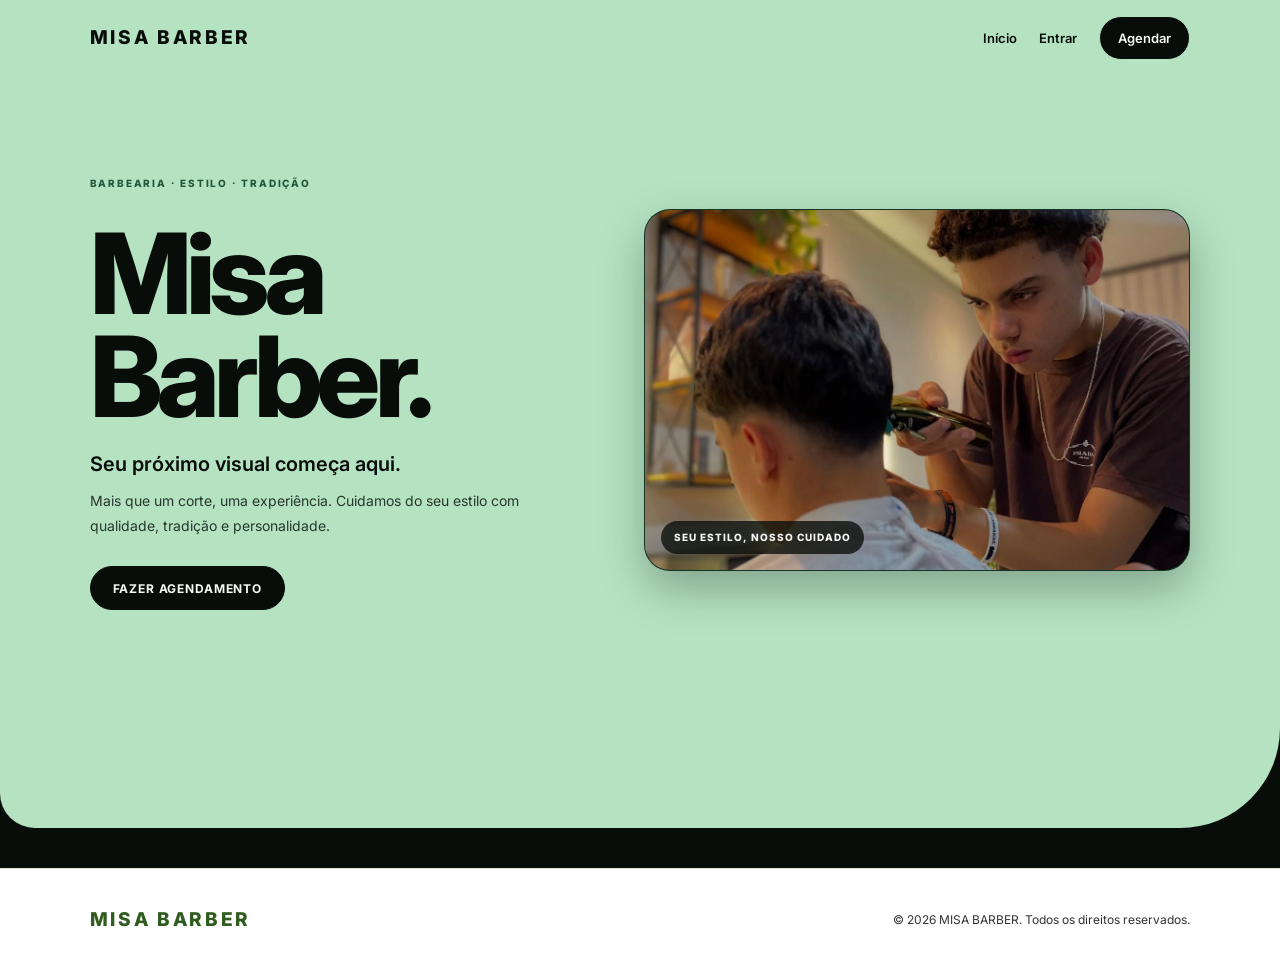
<file: index.html>
<!DOCTYPE html>
<html lang="pt-BR">
<head>
<meta charset="UTF-8">
<meta name="viewport" content="width=device-width, initial-scale=1.0">
<title>MISA BARBER</title>
<link rel="preconnect" href="https://fonts.googleapis.com">
<link href="https://fonts.googleapis.com/css2?family=Inter:wght@400;500;700;800&display=swap" rel="stylesheet">
<link rel="stylesheet" href="style.css?v=revisao-geral-1">
</head>
<body>

<header class="topo">
  <a class="logo" href="index.html">MISA BARBER</a>
  <nav>
    <a href="#inicio">Início</a>
    <a href="login.html">Entrar</a>
    <a class="nav-cta" href="login.html">Agendar</a>
  </nav>
</header>

<main>
  <section class="hero" id="inicio">
    <div class="hero-grid">
      <div class="entra">
        <span class="rotulo">Barbearia · Estilo · Tradição</span>
        <h1>Misa<br>Barber.</h1>
        <h2>Seu próximo visual começa aqui.</h2>
        <p class="lead">Mais que um corte, uma experiência. Cuidamos do seu estilo com qualidade, tradição e personalidade.</p>
        <div class="botoes">
          <a class="btn escuro" href="login.html">FAZER AGENDAMENTO</a>
        </div>
      </div>

      
      <div class="hero-foto">
        <img src="imagens/foto-barbearia.jpg" alt="Imagem da MISA BARBER">
        <span>SEU ESTILO, NOSSO CUIDADO</span>
      </div>
    </div>
  </section>
</main>
<footer><a class="logo" href="index.html">MISA BARBER</a><small>© 2026 MISA BARBER. Todos os direitos reservados.</small></footer>


<script type="module" src="script.js?v=menu-restrito-2"></script>
</body>
</html>
</file>
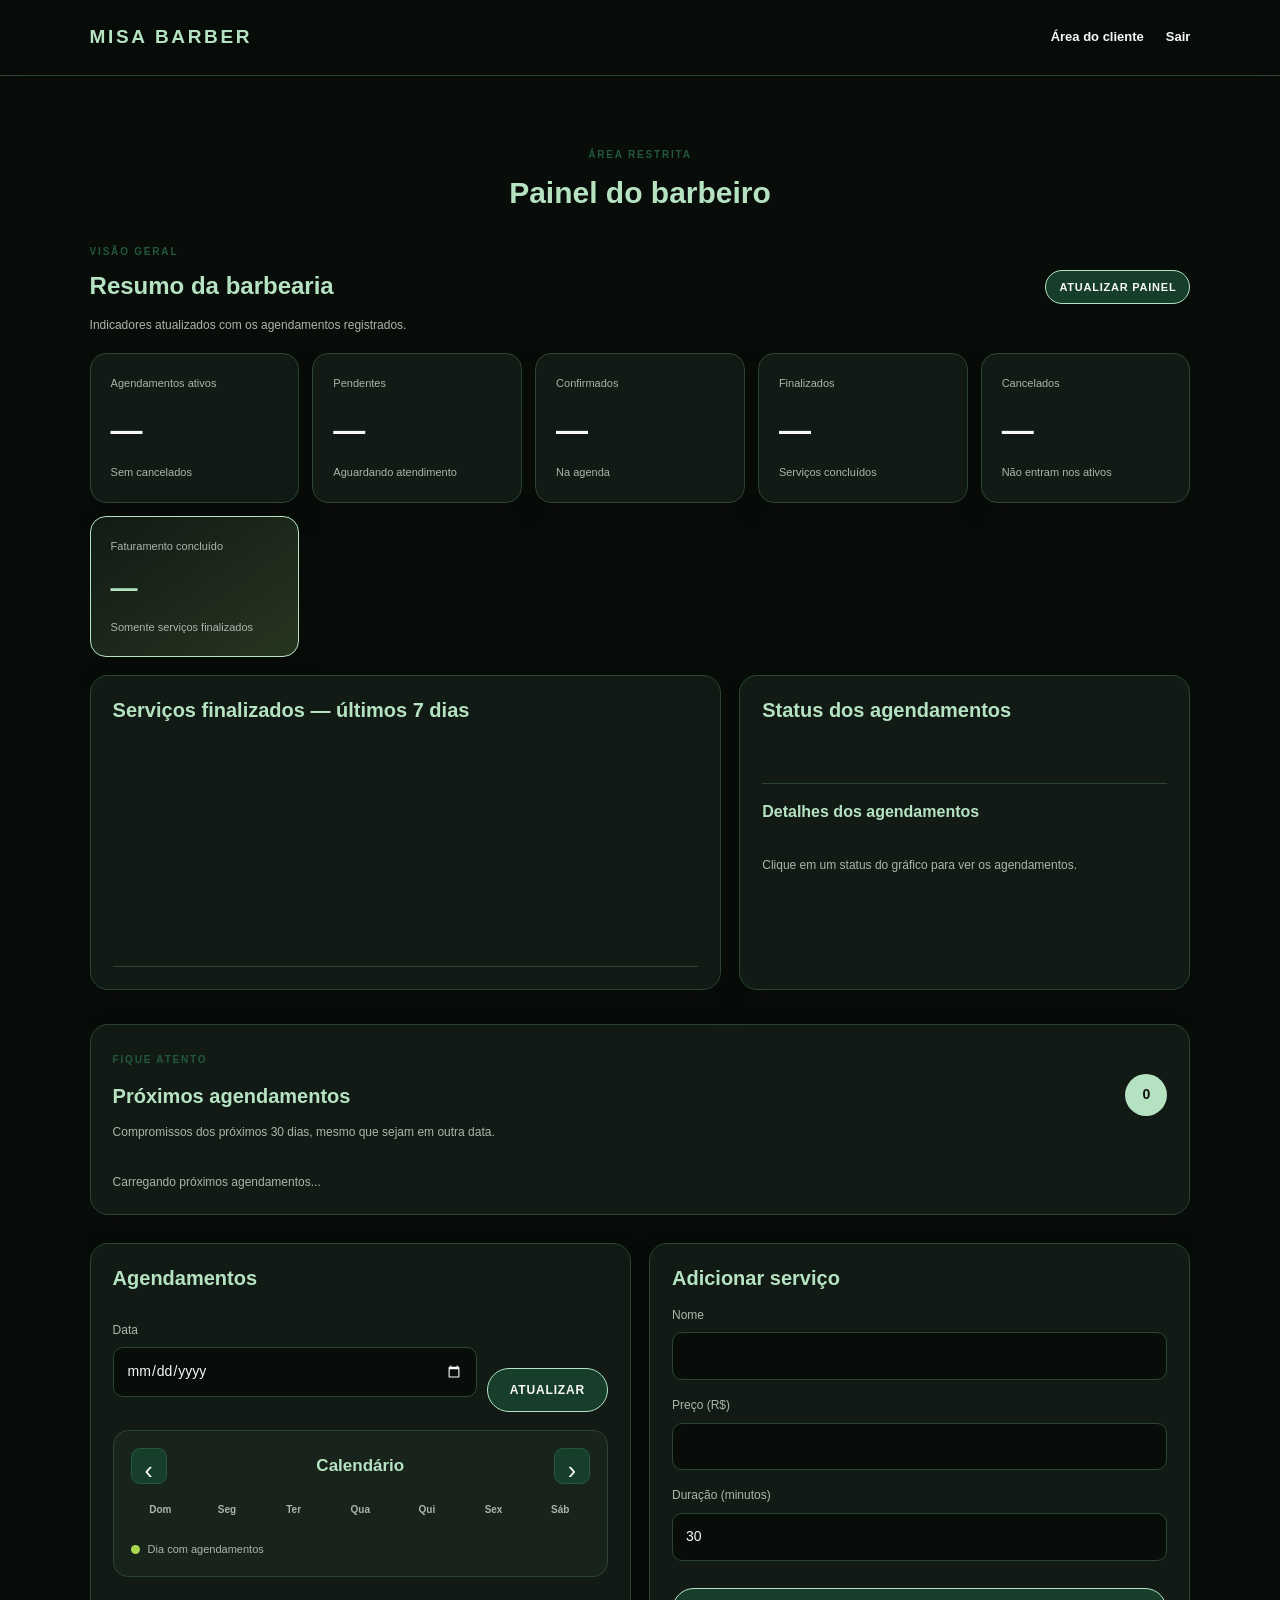
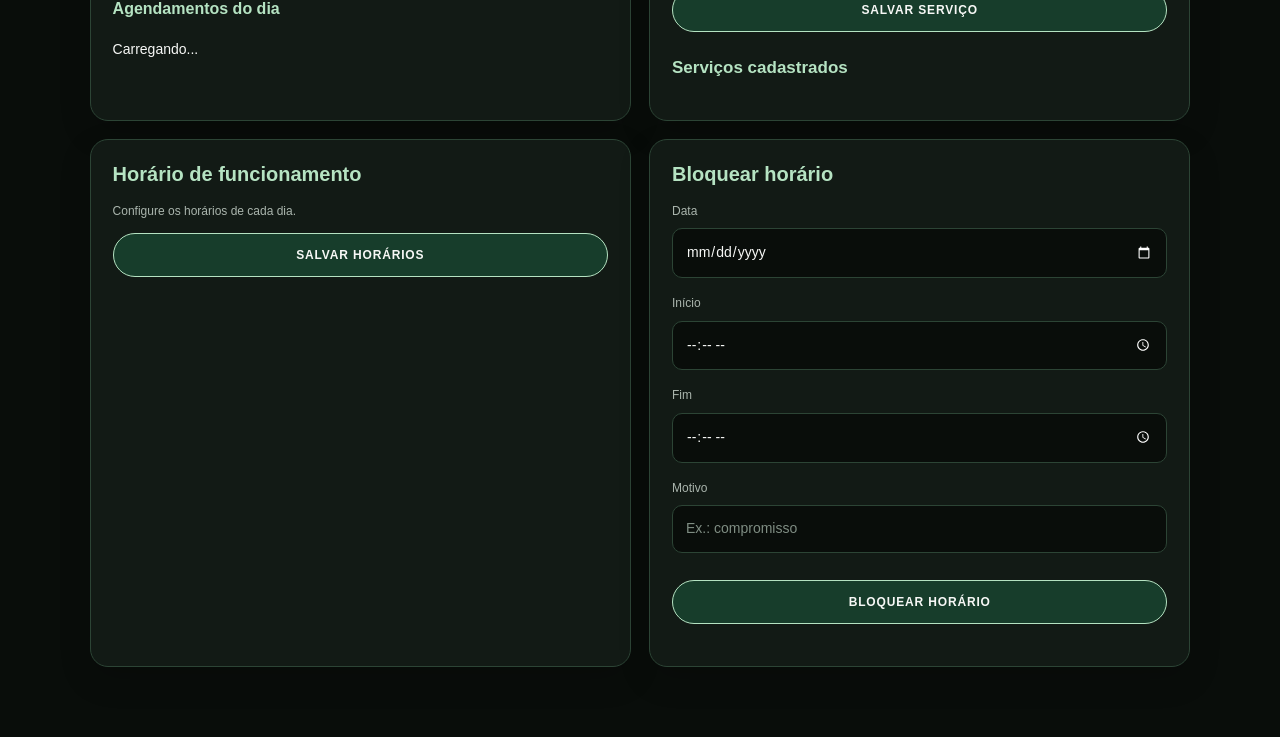
<file: admin.html>
<!DOCTYPE html>
<html lang="pt-BR">
<head>
    <meta charset="UTF-8">
    <meta name="viewport" content="width=device-width, initial-scale=1.0">

    <title>Painel | MISA BARBER</title>

    <link rel="stylesheet" href="style.css?v=revisao-geral-3">

    <link href="https://fonts.googleapis.com/css2?family=Cinzel:wght@400;600;700&family=Montserrat:wght@400;500;600;700&display=swap" rel="stylesheet">
</head>

<body>

    <header class="topo">
        <a class="logo" href="index.html">MISA BARBER</a>

        <nav>
            <a href="agendamento.html">Área do cliente</a>
            <button class="link-button" id="logout">Sair</button>
        </nav>
    </header>

    <main class="section admin">

        <p class="eyebrow">ÁREA RESTRITA</p>

        <h1>Painel do barbeiro</h1>

        <section class="admin-dashboard">
            <div class="dashboard-heading">
                <div><p class="eyebrow">VISÃO GERAL</p><h2>Resumo da barbearia</h2><p class="muted">Indicadores atualizados com os agendamentos registrados.</p></div>
                <button class="btn small" id="refresh-dashboard" type="button">ATUALIZAR PAINEL</button>
            </div>
            <div class="stats-grid">
                <article class="stat-card"><span>Agendamentos ativos</span><strong id="stat-total">—</strong><small>Sem cancelados</small></article>
                <article class="stat-card"><span>Pendentes</span><strong id="stat-pending">—</strong><small>Aguardando atendimento</small></article>
                <article class="stat-card"><span>Confirmados</span><strong id="stat-confirmed">—</strong><small>Na agenda</small></article>
                <article class="stat-card"><span>Finalizados</span><strong id="stat-completed">—</strong><small>Serviços concluídos</small></article>
                <article class="stat-card"><span>Cancelados</span><strong id="stat-cancelled">—</strong><small>Não entram nos ativos</small></article>
                <article class="stat-card highlight"><span>Faturamento concluído</span><strong id="stat-revenue">—</strong><small>Somente serviços finalizados</small></article>
            </div>
            <div class="charts-grid">
                <section class="panel chart-panel"><h2>Serviços finalizados — últimos 7 dias</h2><div id="completed-chart" class="bar-chart" aria-label="Gráfico de serviços finalizados nos últimos sete dias"></div></section>
                <section class="panel chart-panel"><h2>Status dos agendamentos</h2><div id="status-chart" class="status-chart" aria-label="Gráfico dos status dos agendamentos"></div><section class="dashboard-status-details" aria-live="polite"><h3 id="dashboard-status-title">Detalhes dos agendamentos</h3><div id="admin-history" class="stack"><p class="muted">Clique em um status do gráfico para ver os agendamentos.</p></div></section></section>
            </div>
        </section>

        <section class="panel upcoming-panel">
            <div class="upcoming-heading"><div><p class="eyebrow">FIQUE ATENTO</p><h2>Próximos agendamentos</h2><p class="muted">Compromissos dos próximos 30 dias, mesmo que sejam em outra data.</p></div><span id="upcoming-count" class="upcoming-count">0</span></div>
            <div id="upcoming-bookings" class="upcoming-list"><p class="muted">Carregando próximos agendamentos...</p></div>
        </section>

        <div class="admin-grid">

            <section class="panel">

                <h2>Agendamentos</h2>

                <div class="filters">

                    <label>
                        Data
                        <input type="date" id="admin-date">
                    </label>

                    <button class="btn" id="load-admin">
                        ATUALIZAR
                    </button>

                </div>

                <div class="admin-calendar" id="admin-calendar">
                    <div class="admin-calendar-top"><button type="button" id="calendar-prev">‹</button><h3 id="calendar-month">Calendário</h3><button type="button" id="calendar-next">›</button></div>
                    <div class="admin-calendar-weekdays"><span>Dom</span><span>Seg</span><span>Ter</span><span>Qua</span><span>Qui</span><span>Sex</span><span>Sáb</span></div>
                    <div class="admin-calendar-days" id="admin-calendar-days"></div>
                    <p class="calendar-legend"><i></i> Dia com agendamentos</p>
                </div>
                <h3 class="agenda-selected-title" id="agenda-selected-title">Agendamentos do dia</h3>
                <div id="admin-bookings" class="stack">Carregando...</div>

            </section>

            <section class="panel">

                <h2>Adicionar serviço</h2>

                <form id="service-form">

                    <label>
                        Nome
                        <input id="service-name" required>
                    </label>

                    <label>
                        Preço (R$)
                        <input
                            id="service-price"
                            type="number"
                            min="0"
                            step="0.01"
                            required
                        >
                    </label>

                    <label>
                        Duração (minutos)
                        <input
                            id="service-duration"
                            type="number"
                            min="5"
                            step="5"
                            value="30"
                            required
                        >
                    </label>

                    <button class="btn full" type="submit">
                        SALVAR SERVIÇO
                    </button>

                    <p id="service-message" class="message"></p>

                </form>

                <h2 class="subhead">Serviços cadastrados</h2>

                <div id="admin-services" class="stack"></div>

            </section>

            <section class="panel">

                <h2>Horário de funcionamento</h2>

                <p class="muted">
                    Configure os horários de cada dia.
                </p>

                <form id="hours-form">

                    <div id="hours-fields"></div>

                    <button class="btn full" type="submit">
                        SALVAR HORÁRIOS
                    </button>

                    <p id="hours-message" class="message"></p>

                </form>

            </section>

            <section class="panel">

                <h2>Bloquear horário</h2>

                <form id="block-form">

                    <label>
                        Data
                        <input id="block-date" type="date" required>
                    </label>

                    <label>
                        Início
                        <input id="block-start" type="time" required>
                    </label>

                    <label>
                        Fim
                        <input id="block-end" type="time" required>
                    </label>

                    <label>
                        Motivo
                        <input id="block-reason" placeholder="Ex.: compromisso">
                    </label>

                    <button class="btn full" type="submit">
                        BLOQUEAR HORÁRIO
                    </button>

                    <p id="block-message" class="message"></p>

                </form>

                <div id="blocks-list" class="stack"></div>

            </section>

        </div>

    </main>

    <script type="module" src="script.js?v=menu-restrito-2"></script>

</body>
</html>
</file>
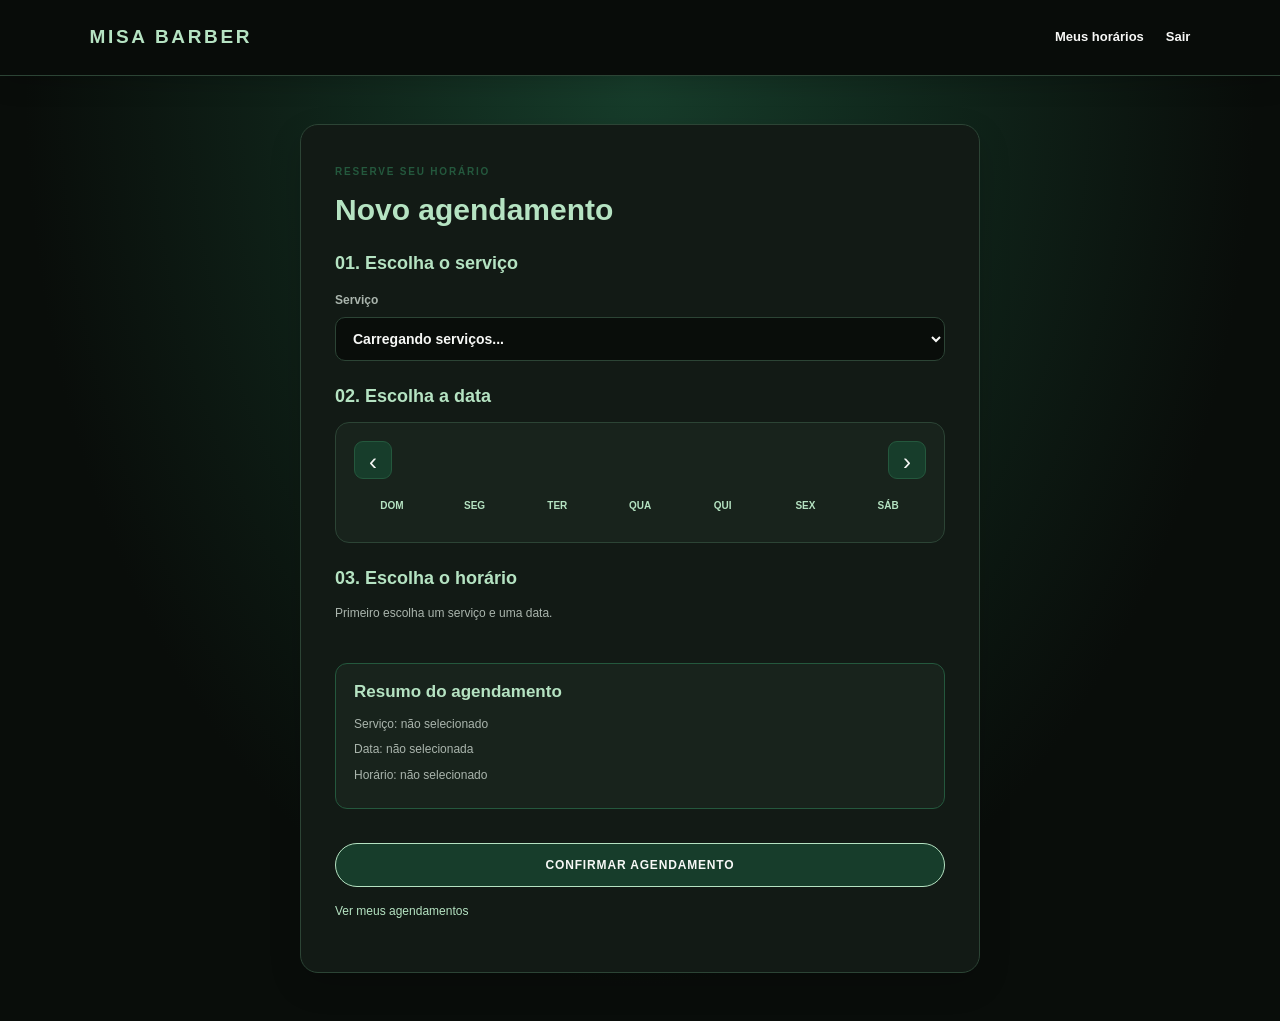
<file: agendamento.html>
<!DOCTYPE html>
<html lang="pt-BR">
<head>
    <meta charset="UTF-8">
    <meta name="viewport" content="width=device-width, initial-scale=1.0">

    <title>Agendar | MISA BARBER</title>

    <link rel="stylesheet" href="style.css?v=revisao-geral-1">

    <link href="https://fonts.googleapis.com/css2?family=Cinzel:wght@400;600;700&family=Montserrat:wght@400;500;600;700&display=swap" rel="stylesheet">
</head>

<body>

    <header class="topo">
        <a class="logo" href="index.html">MISA BARBER</a>

        <nav>
            <a href="meus-agendamentos.html">Meus horários</a>
            <button class="link-button" id="logout">Sair</button>
        </nav>
    </header>

    <main class="form-page">

        <form id="booking-form" class="form-card wide">

            <p class="eyebrow">RESERVE SEU HORÁRIO</p>

            <h1>Novo agendamento</h1>

            <section class="booking-section">
                <h2>01. Escolha o serviço</h2>

                <label>
                    Serviço
                    <select id="service" required>
                        <option value="">Carregando serviços...</option>
                    </select>
                </label>

                <div id="service-info" class="muted"></div>
            </section>

            <section class="booking-section">
                <h2>02. Escolha a data</h2>

                <div class="calendar">

                    <div class="calendar-header">
                        <button type="button" id="prev-month" aria-label="Mês anterior">‹</button>
                        <h3 id="calendar-month"></h3>
                        <button type="button" id="next-month" aria-label="Próximo mês">›</button>
                    </div>

                    <div class="calendar-weekdays">
                        <span>DOM</span>
                        <span>SEG</span>
                        <span>TER</span>
                        <span>QUA</span>
                        <span>QUI</span>
                        <span>SEX</span>
                        <span>SÁB</span>
                    </div>

                    <div id="calendar-days" class="calendar-days"></div>
                </div>

                <input type="hidden" id="date" required>
            </section>

            <section class="booking-section">
                <h2>03. Escolha o horário</h2>

                <p id="time-instruction" class="muted">
                    Primeiro escolha um serviço e uma data.
                </p>

                <div id="time-slots" class="time-slots"></div>

                <input type="hidden" id="time" required>
            </section>

            <div class="booking-summary">
                <h3>Resumo do agendamento</h3>
                <p id="summary-service">Serviço: não selecionado</p>
                <p id="summary-date">Data: não selecionada</p>
                <p id="summary-time">Horário: não selecionado</p>
            </div>

            <button class="btn full" type="submit">
                CONFIRMAR AGENDAMENTO
            </button>

            <p id="message" class="message"></p>

            <p class="muted">
                <a href="meus-agendamentos.html">Ver meus agendamentos</a>
            </p>

        </form>

    </main>


    <div id="booking-success" class="success-overlay" hidden>
        <section class="success-modal" role="dialog" aria-modal="true" aria-labelledby="success-title">
            <div class="success-check" aria-hidden="true">✓</div>
            <p class="eyebrow">MISA BARBER</p>
            <h2 id="success-title">Agendamento confirmado!</h2>
            <p>Seu horário foi reservado com sucesso. Estamos esperando por você!</p>
            <a class="btn full success-link" href="meus-agendamentos.html">VER MEUS AGENDAMENTOS</a>
            <button type="button" id="close-success" class="success-close">FECHAR</button>
        </section>
    </div>

    <script type="module" src="script.js?v=menu-restrito-2"></script>

</body>
</html>
</file>
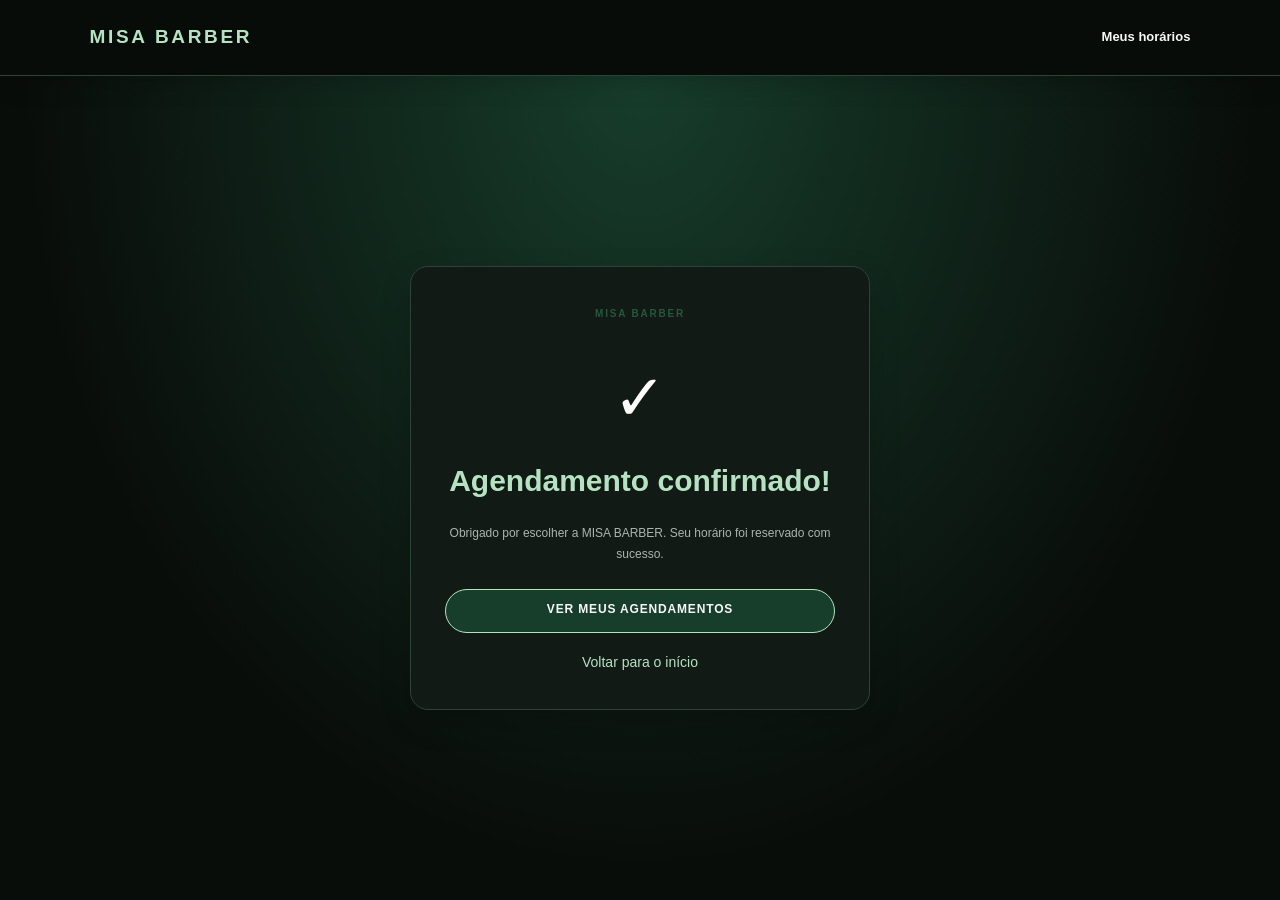
<file: agradecimento.html>
<!DOCTYPE html>
<html lang="pt-BR">
<head>
    <meta charset="UTF-8">
    <meta name="viewport" content="width=device-width, initial-scale=1.0">
    <title>Agendamento confirmado | MISA BARBER</title>
    <link rel="stylesheet" href="style.css?v=revisao-geral-1">
    <link href="https://fonts.googleapis.com/css2?family=Cinzel:wght@400;600;700&family=Montserrat:wght@400;500;600;700&display=swap" rel="stylesheet">
</head>
<body>

    <header class="topo">
        <a class="logo" href="index.html">MISA BARBER</a>
        <nav>
            <a href="meus-agendamentos.html">Meus horários</a>
        </nav>
    </header>

    <main class="form-page">
        <section class="form-card" style="text-align: center;">
            <p class="eyebrow">MISA BARBER</p>
            <div style="font-size: 64px; color: #FFFFFF; margin: 10px 0;">✓</div>
            <h1>Agendamento confirmado!</h1>
            <p class="muted">Obrigado por escolher a MISA BARBER. Seu horário foi reservado com sucesso.</p>

            <a class="btn full" href="meus-agendamentos.html" style="display: block; text-decoration: none; margin-top: 25px;">
                VER MEUS AGENDAMENTOS
            </a>

            <a href="index.html" style="display: inline-block; margin-top: 18px;">
                Voltar para o início
            </a>
        </section>
    </main>

</body>
</html>
</file>
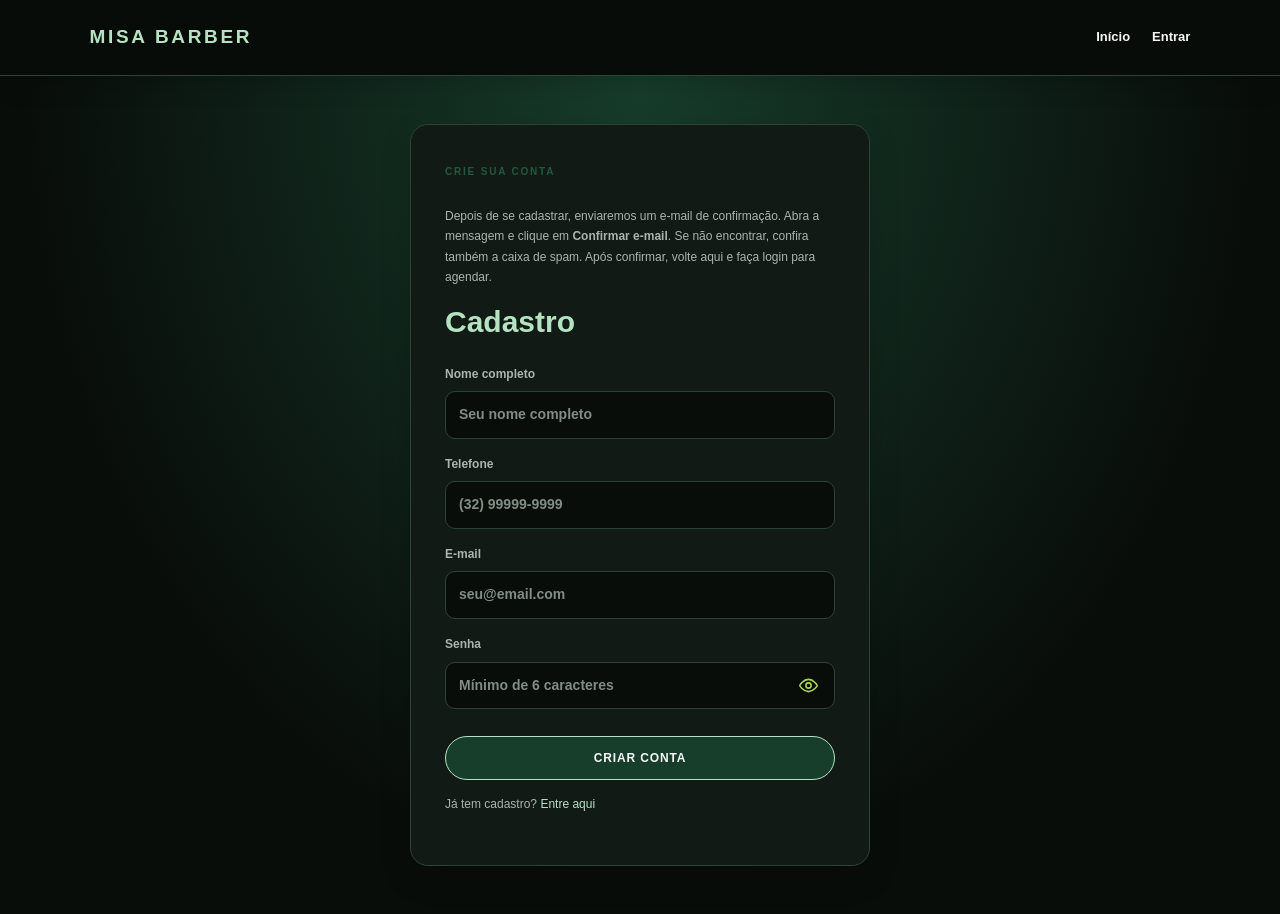
<file: cadastro.html>
<!DOCTYPE html>
<html lang="pt-BR">
<head>
    <meta charset="UTF-8">
    <meta name="viewport" content="width=device-width, initial-scale=1.0">

    <title>Cadastro | MISA BARBER</title>

    <link rel="stylesheet" href="style.css?v=revisao-geral-1">

    <link href="https://fonts.googleapis.com/css2?family=Cinzel:wght@400;600;700&family=Montserrat:wght@400;500;600;700&display=swap" rel="stylesheet">
</head>

<body>

    <header class="topo">
        <a class="logo" href="index.html">MISA BARBER</a>

        <nav>
            <a href="index.html">Início</a>
            <a href="login.html">Entrar</a>
        </nav>
    </header>

    <main class="form-page">

        <form id="signup-form" class="form-card">

            <p class="eyebrow">CRIE SUA CONTA</p>

            <p class="muted">
                Depois de se cadastrar, enviaremos um e-mail de confirmação.
                Abra a mensagem e clique em <strong>Confirmar e-mail</strong>.
                Se não encontrar, confira também a caixa de spam.
                Após confirmar, volte aqui e faça login para agendar.
            </p>

            <h1>Cadastro</h1>

            <label>
                Nome completo

                <input
                    id="name"
                    required
                    minlength="3"
                    autocomplete="name"
                    placeholder="Seu nome completo"
                >
            </label>

            <label>
                Telefone

                <input
                    id="phone"
                    required
                    autocomplete="tel"
                    placeholder="(32) 99999-9999"
                >
            </label>

            <label>
                E-mail

                <input
                    id="email"
                    type="email"
                    required
                    autocomplete="email"
                    placeholder="seu@email.com"
                >
            </label>

            <label>
                Senha
                <div class="password-field">
                    <input
                        id="password"
                        type="password"
                        required
                        minlength="6"
                        autocomplete="new-password"
                        placeholder="Mínimo de 6 caracteres"
                    >
                    <button class="password-toggle" type="button" data-toggle-password="password" aria-label="Mostrar senha" aria-pressed="false" title="Mostrar senha"><svg class="eye-icon" viewBox="0 0 24 24" aria-hidden="true"><path d="M2 12s3.6-7 10-7 10 7 10 7-3.6 7-10 7S2 12 2 12Z"></path><circle cx="12" cy="12" r="3"></circle></svg></button>
                </div>
            </label>

            <button class="btn full" type="submit">
                CRIAR CONTA
            </button>

            <p id="message" class="message"></p>

            <p class="muted">
                Já tem cadastro?
                <a href="login.html">Entre aqui</a>
            </p>

        </form>

    </main>

    <script type="module" src="script.js?v=menu-restrito-2"></script>

</body>
</html>
</file>
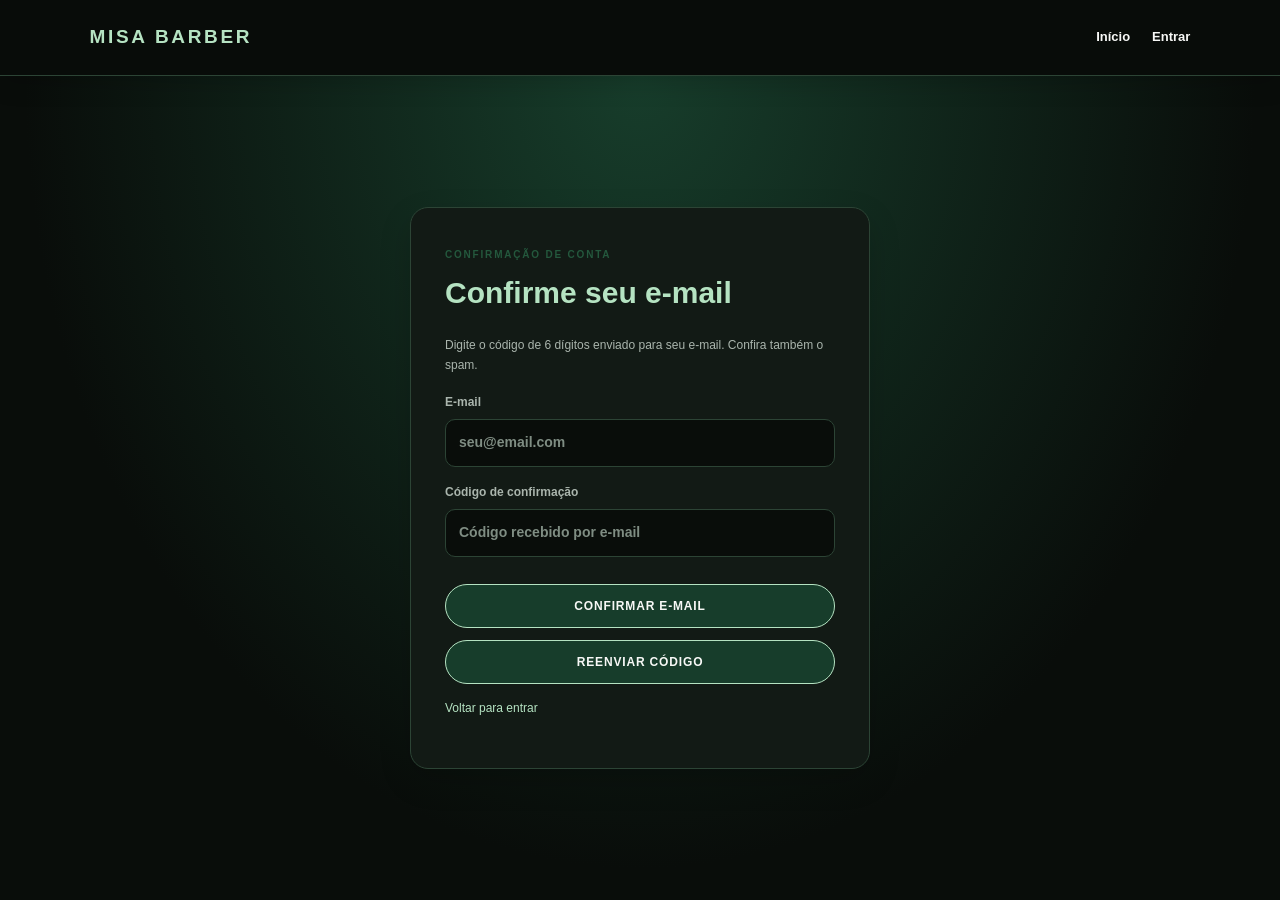
<file: confirmacao.html>
<!DOCTYPE html>
<html lang="pt-BR">
<head>
    <meta charset="UTF-8">
    <meta name="viewport" content="width=device-width, initial-scale=1.0">
    <title>Confirmar e-mail | MISA BARBER</title>
    <link rel="stylesheet" href="style.css?v=revisao-geral-1">
    <link href="https://fonts.googleapis.com/css2?family=Cinzel:wght@400;600;700&family=Montserrat:wght@400;500;600;700&display=swap" rel="stylesheet">
</head>
<body>
    <header class="topo">
        <a class="logo" href="index.html">MISA BARBER</a>
        <nav><a href="index.html">Início</a><a href="login.html">Entrar</a></nav>
    </header>
    <main class="form-page">
        <form id="confirmation-form" class="form-card">
            <p class="eyebrow">CONFIRMAÇÃO DE CONTA</p>
            <h1>Confirme seu e-mail</h1>
            <p class="muted">Digite o código de 6 dígitos enviado para seu e-mail. Confira também o spam.</p>
            <label>E-mail
                <input id="confirmation-email" type="email" required autocomplete="email" placeholder="seu@email.com">
            </label>
            <label>Código de confirmação
                <input id="confirmation-code" inputmode="numeric" autocomplete="one-time-code" required minlength="6" maxlength="6" pattern="[0-9]{6}" inputmode="numeric" placeholder="Código recebido por e-mail">
            </label>
            <button class="btn full" type="submit">CONFIRMAR E-MAIL</button>
            <button class="btn full" type="button" id="resend-confirmation">REENVIAR CÓDIGO</button>
            <p id="message" class="message"></p>
            <p class="muted"><a href="login.html">Voltar para entrar</a></p>
        </form>
    </main>
    <script type="module" src="script.js?v=revisao-geral-1"></script>
</body>
</html>
</file>
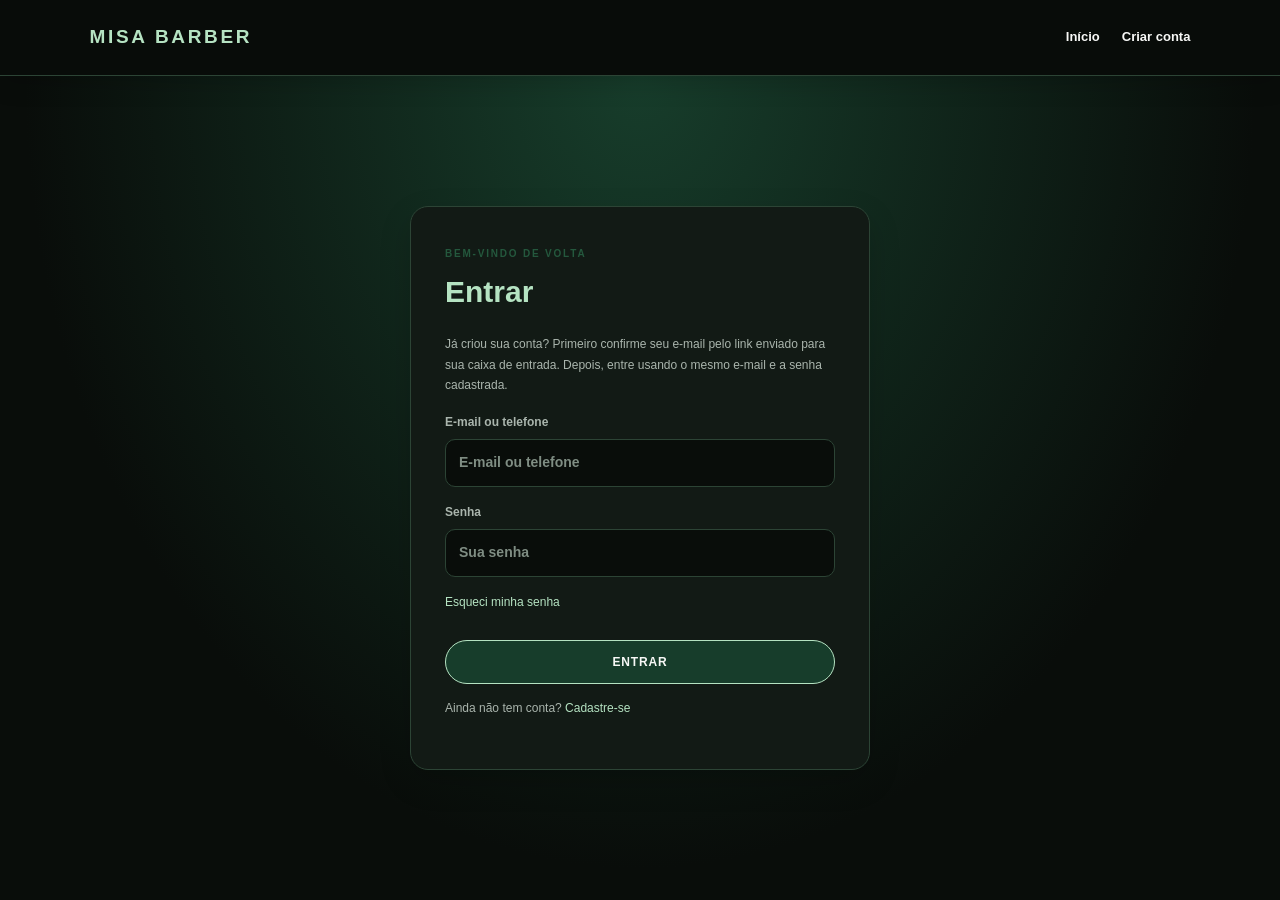
<file: login.html>
<!DOCTYPE html>
<html lang="pt-BR">
<head>
    <meta charset="UTF-8">
    <meta name="viewport" content="width=device-width, initial-scale=1.0">

    <title>Entrar | MISA BARBER</title>

    <link rel="stylesheet" href="style.css?v=revisao-geral-1">

    <link href="https://fonts.googleapis.com/css2?family=Cinzel:wght@400;600;700&family=Montserrat:wght@400;500;600;700&display=swap" rel="stylesheet">
</head>

<body>

    <header class="topo">
        <a class="logo" href="index.html">MISA BARBER</a>

        <nav>
            <a href="index.html">Início</a>
            <a href="cadastro.html">Criar conta</a>
        </nav>
    </header>

    <main class="form-page">

        <form id="login-form" class="form-card">

            <p class="eyebrow">BEM-VINDO DE VOLTA</p>

            <h1>Entrar</h1>

            <p class="muted">
                Já criou sua conta? Primeiro confirme seu e-mail pelo link
                enviado para sua caixa de entrada. Depois, entre usando
                o mesmo e-mail e a senha cadastrada.
            </p>

            <label>
                E-mail ou telefone

                <input
                    id="identifier"
                    required
                    autocomplete="username"
                    placeholder="E-mail ou telefone"
                >
            </label>

            <label>
                Senha

                <input
                    id="password"
                    type="password"
                    required
                    autocomplete="current-password"
                    placeholder="Sua senha"
                >
            </label>

            <p class="muted">
                <a href="#" id="forgot-password">Esqueci minha senha</a>
            </p>

            <button class="btn full" type="submit">
                ENTRAR
            </button>

            <p id="message" class="message"></p>

            <p class="muted">
                Ainda não tem conta?
                <a href="cadastro.html">Cadastre-se</a>
            </p>

        </form>

    </main>

    <script type="module" src="script.js?v=menu-restrito-2"></script>

</body>
</html>
</file>
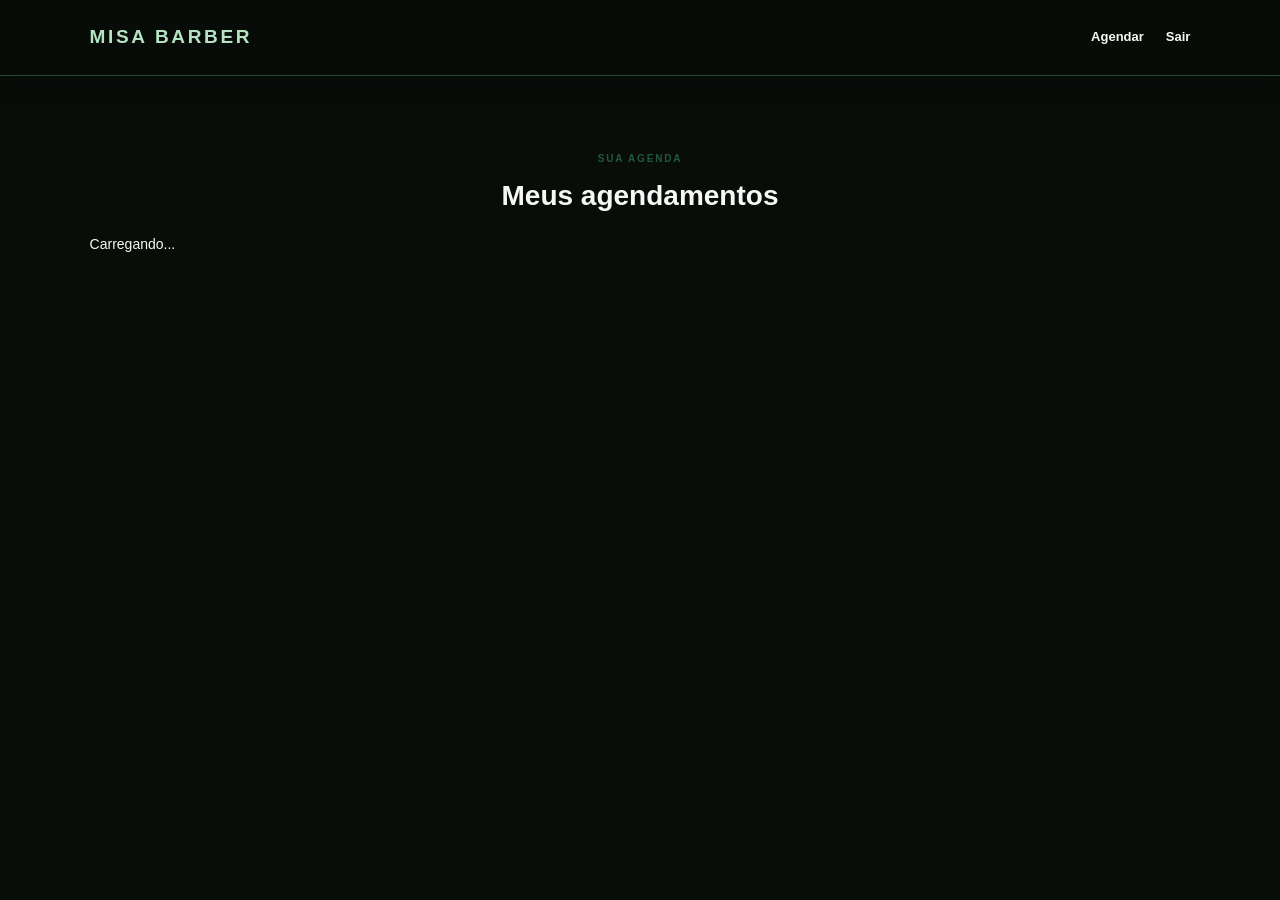
<file: meus-agendamentos.html>
<!DOCTYPE html>
<html lang="pt-BR">
<head>
    <meta charset="UTF-8">
    <meta name="viewport" content="width=device-width, initial-scale=1.0">

    <title>Meus agendamentos | MISA BARBER</title>

    <link rel="stylesheet" href="style.css?v=revisao-geral-1">

    <link href="https://fonts.googleapis.com/css2?family=Cinzel:wght@400;600;700&family=Montserrat:wght@400;500;600;700&display=swap" rel="stylesheet">
</head>

<body>

    <header class="topo">
        <a class="logo" href="index.html">MISA BARBER</a>

        <nav>
            <a href="agendamento.html">Agendar</a>
            <button class="link-button" id="logout">Sair</button>
        </nav>
    </header>

    <main class="section">

        <p class="eyebrow">SUA AGENDA</p>

        <h1>Meus agendamentos</h1>

        <div id="my-bookings" class="stack">
            Carregando...
        </div>

    </main>

    <script type="module" src="script.js?v=revisao-geral-1"></script>

</body>
</html>
</file>
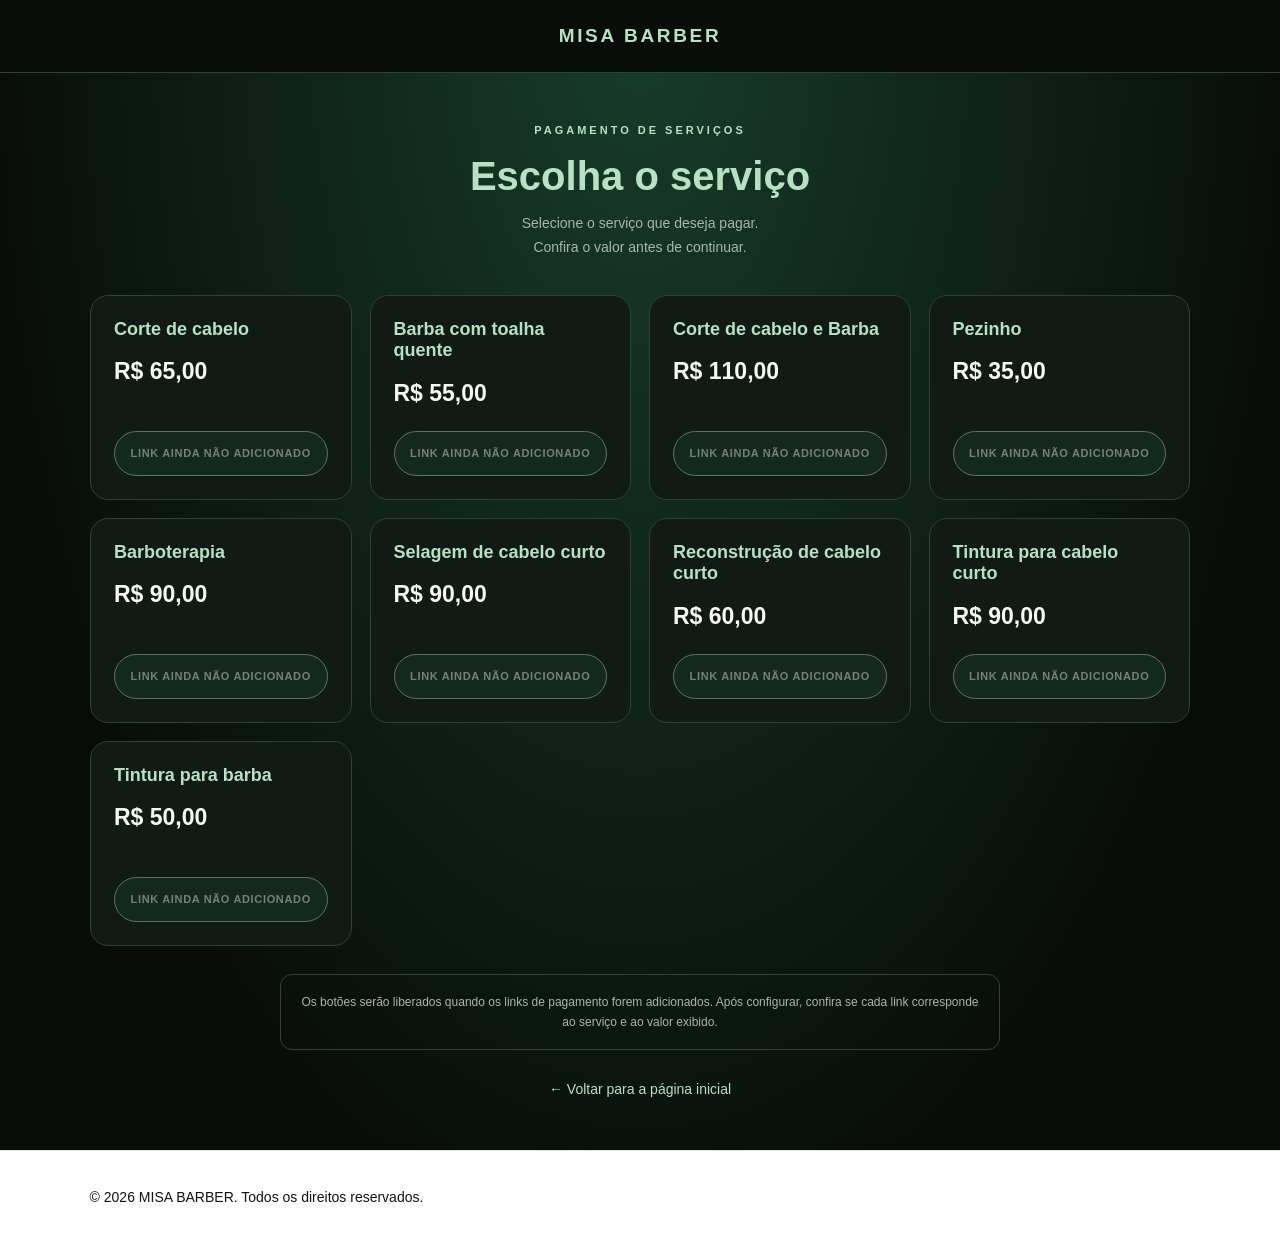
<file: pagamentos.html>
<!DOCTYPE html>
<html lang="pt-BR">
<head>
    <meta charset="UTF-8">
    <meta name="viewport" content="width=device-width, initial-scale=1.0">
    <meta name="description" content="Página de pagamentos dos serviços MISA BARBER.">
    <title>Pagamentos | MISA BARBER</title>
    <link href="https://fonts.googleapis.com/css2?family=Cinzel:wght@500;600;700&family=Montserrat:wght@400;500;600;700&display=swap" rel="stylesheet">
    <link rel="stylesheet" href="style.css">
</head>
<body>
    <header>
        <a class="logo" href="index.html">MISA BARBER</a>
    </header>

    <main>
        <section class="intro">
            <small>PAGAMENTO DE SERVIÇOS</small>
            <h1>Escolha o serviço</h1>
            <p>Selecione o serviço que deseja pagar.<br>Confira o valor antes de continuar.</p>
        </section>

        <section class="grid" id="lista-servicos" aria-label="Serviços disponíveis"></section>

        <p class="aviso">
            Os botões serão liberados quando os links de pagamento forem adicionados.
            Após configurar, confira se cada link corresponde ao serviço e ao valor exibido.
        </p>

        <a class="voltar" href="index.html">← Voltar para a página inicial</a>
    </main>

    <footer>© 2026 MISA BARBER. Todos os direitos reservados.</footer>

    <script>
        // COLE O LINK DE PAGAMENTO DE CADA SERVIÇO ENTRE AS ASPAS.
        // Exemplo: link: "https://seu-link-de-pagamento.com"
        const servicos = [
            { nome: "Corte de cabelo", preco: 65.00, link: "" },
            { nome: "Barba com toalha quente", preco: 55.00, link: "" },
            { nome: "Corte de cabelo e Barba", preco: 110.00, link: "" },
            { nome: "Pezinho", preco: 35.00, link: "" },
            { nome: "Barboterapia", preco: 90.00, link: "" },
            { nome: "Selagem de cabelo curto", preco: 90.00, link: "" },
            { nome: "Reconstrução de cabelo curto", preco: 60.00, link: "" },
            { nome: "Tintura para cabelo curto", preco: 90.00, link: "" },
            { nome: "Tintura para barba", preco: 50.00, link: "" }
        ];

        const formatoMoeda = valor => valor.toLocaleString("pt-BR", {
            style: "currency",
            currency: "BRL"
        });

        const lista = document.getElementById("lista-servicos");

        lista.innerHTML = servicos.map(servico => {
            const linkValido = servico.link.trim() !== "";

            return `
                <article class="servico">
                    <h2>${servico.nome}</h2>
                    <p class="preco">${formatoMoeda(servico.preco)}</p>
                    <a
                        class="pagar ${linkValido ? "" : "indisponivel"}"
                        href="${linkValido ? servico.link : "#"}"
                        ${linkValido ? 'target="_blank" rel="noopener noreferrer"' : 'aria-disabled="true"'}
                    >${linkValido ? "PAGAR AGORA" : "LINK AINDA NÃO ADICIONADO"}</a>
                </article>
            `;
        }).join("");
    </script>
</body>
</html>
</file>
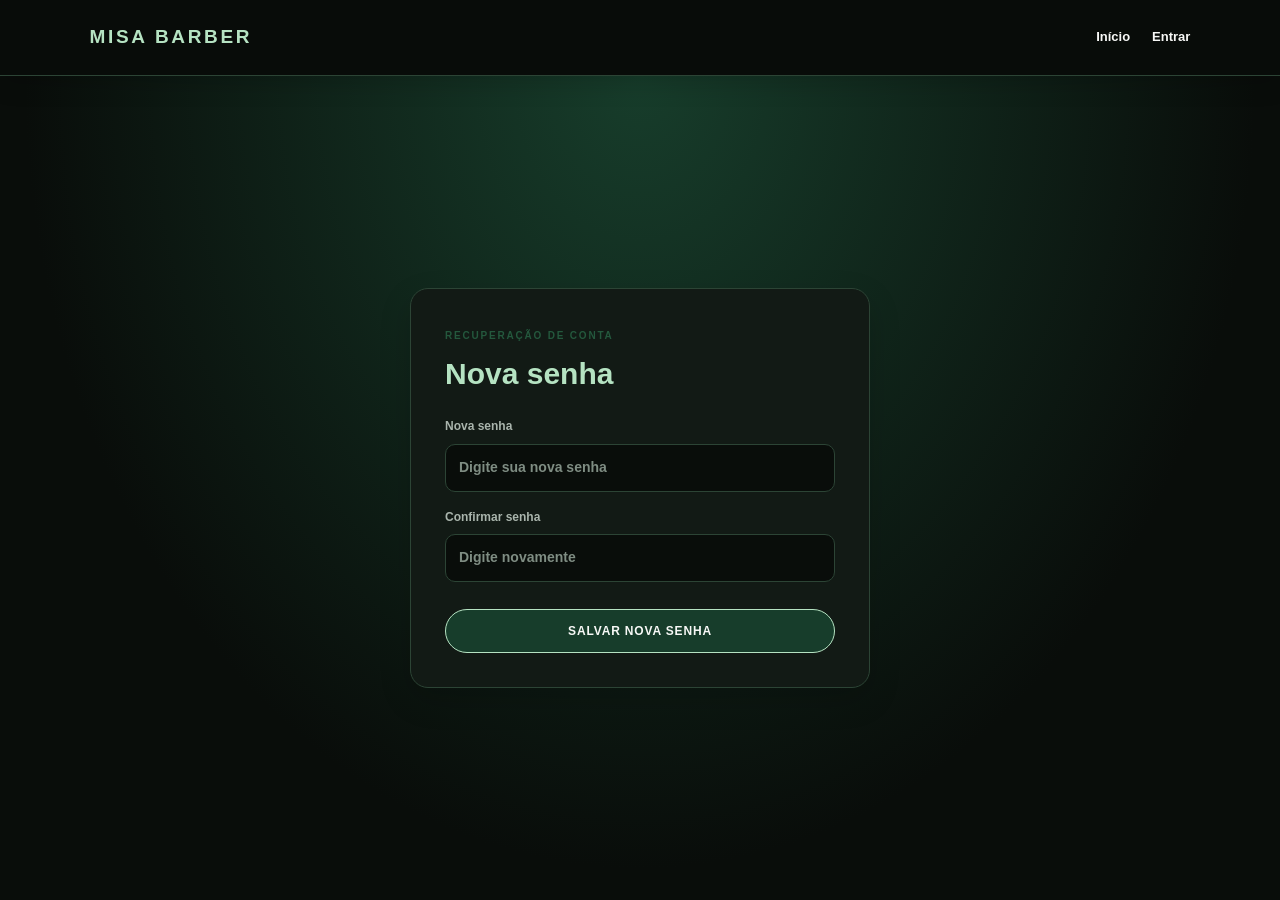
<file: redefinir-senha.html>
<!DOCTYPE html>
<html lang="pt-BR">
<head>
    <meta charset="UTF-8">
    <meta name="viewport" content="width=device-width, initial-scale=1.0">

    <title>Nova senha | MISA BARBER</title>

    <link rel="stylesheet" href="style.css?v=revisao-geral-1">

    <link href="https://fonts.googleapis.com/css2?family=Cinzel:wght@400;600;700&family=Montserrat:wght@400;500;600;700&display=swap" rel="stylesheet">
</head>

<body>

    <header class="topo">
        <a class="logo" href="index.html">MISA BARBER</a>

        <nav>
            <a href="index.html">Início</a>
            <a href="login.html">Entrar</a>
        </nav>
    </header>

    <main class="form-page">

        <form id="update-password-form" class="form-card">

            <p class="eyebrow">RECUPERAÇÃO DE CONTA</p>

            <h1>Nova senha</h1>

            <label>
                Nova senha

                <input
                    id="new-password"
                    type="password"
                    required
                    minlength="6"
                    placeholder="Digite sua nova senha"
                >
            </label>

            <label>
                Confirmar senha

                <input
                    id="confirm-password"
                    type="password"
                    required
                    minlength="6"
                    placeholder="Digite novamente"
                >
            </label>

            <button class="btn full" type="submit">
                SALVAR NOVA SENHA
            </button>

            <p id="message" class="message"></p>

        </form>

    </main>

    <script type="module" src="script.js?v=revisao-geral-1"></script>

</body>
</html>
</file>
<file: style.css>
/* MISA BARBER — identidade visual única */
:root {
  color-scheme: dark;
  --bg: #090D0A;
  --surface: #121A15;
  --surface-2: #18231C;
  --green: #173D2B;
  --green-light: #24583D;
  --mint: #B5E3C2;
  --white: #F7F8F6;
  --muted: #AAB5AD;
  --line: #2C4435;
  --danger: #E57373;
  --radius: 18px;
  --shadow: 0 18px 45px rgba(0,0,0,.28);
  --ease: cubic-bezier(.22,1,.36,1);
}
* { margin:0; padding:0; box-sizing:border-box; }
html { scroll-behavior:smooth; }
body {
  min-height:100vh;
  background:var(--bg);
  color:var(--white);
  font-family:'Inter',Arial,sans-serif;
  font-size:14px;
  line-height:1.7;
}
a { color:var(--mint); text-decoration:none; transition:color .2s ease; }
a:hover { color:#D8F2DF; }
button, input, select, textarea { font:inherit; }
button { cursor:pointer; }
:focus-visible { outline:2px solid var(--mint); outline-offset:3px; }
h1,h2,h3 { line-height:1.2; }
p { overflow-wrap:break-word; }

/* Cabeçalho e navegação */
.topo {
  position:sticky; top:0; z-index:20;
  min-height:76px; padding:16px 7%;
  display:flex; align-items:center; justify-content:space-between; gap:22px;
  background:rgba(9,13,10,.96);
  border-bottom:1px solid var(--line);
  box-shadow:0 8px 25px rgba(0,0,0,.16);
  backdrop-filter:blur(14px);
}
.logo {
  color:var(--mint); font-size:19px; font-weight:800;
  letter-spacing:.14em; white-space:nowrap;
}
nav { display:flex; align-items:center; justify-content:center; gap:22px; flex-wrap:wrap; }
nav a,.link-button {
  color:var(--white); background:transparent; border:0;
  font-size:13px; font-weight:600; font-family:inherit;
}
nav a:hover,.link-button:hover { color:var(--mint); }
.nav-cta {
  display:inline-flex; align-items:center; justify-content:center;
  padding:10px 18px; border:1px solid var(--mint);
  border-radius:999px; color:var(--mint);
}

/* Botões */
.btn {
  display:inline-flex; align-items:center; justify-content:center; gap:8px;
  min-height:44px; padding:12px 22px;
  border:1px solid var(--mint); border-radius:999px;
  background:var(--green); color:var(--white);
  font:700 12px 'Inter',Arial,sans-serif; letter-spacing:.07em;
  text-align:center; cursor:pointer;
  transition:background .2s ease,color .2s ease,border-color .2s ease,transform .2s ease;
}
.btn:hover { background:var(--mint); color:var(--bg); border-color:var(--mint); transform:translateY(-2px); }
.btn:active { transform:translateY(0); }
.btn.full { width:100%; margin-top:12px; }
.btn.small { min-height:34px; padding:8px 13px; font-size:11px; }
.btn.danger { background:#552626; border-color:#9B4A4A; color:#FFF; }
.btn.danger:hover { background:var(--danger); color:#190707; border-color:var(--danger); }
button:disabled,.btn:disabled { opacity:.45; cursor:not-allowed; transform:none; }

/* Página inicial */
body:has(.hero-grid) .topo {
  position:absolute; top:0; left:0; right:0;
  background:transparent; border:0; box-shadow:none; backdrop-filter:none;
}
body:has(.hero-grid) .topo .logo { color:var(--bg); }
body:has(.hero-grid) .topo nav a { color:var(--bg); }
body:has(.hero-grid) .topo nav a:hover { color:var(--green); }
body:has(.hero-grid) .topo .nav-cta { background:var(--bg); color:var(--white); }
.hero {
  position:relative; min-height:92vh; padding:170px 7% 110px;
  color:var(--bg); background:var(--mint);
  border-radius:0 0 100px 35px; overflow:hidden;
}
.hero-grid {
  display:grid; grid-template-columns:minmax(0,1.2fr) minmax(260px,.8fr);
  gap:34px; align-items:center; max-width:1250px; margin:0 auto;
}
.hero-grid > div:first-child { grid-column:1; grid-row:1; }
.hero-foto { grid-column:2; grid-row:1; align-self:center; }
.hero-grid .vidro { grid-column:1 / -1; }
.rotulo,.eyebrow {
  display:inline-block; margin-bottom:12px;
  color:var(--green-light); font-size:10px; font-weight:800;
  letter-spacing:.18em; text-transform:uppercase;
}
.hero h1 {
  margin:18px 0 24px; font-size:clamp(56px,9vw,112px);
  line-height:.92; font-weight:800; letter-spacing:-.05em;
}
.hero h2 { margin-bottom:12px; font-size:20px; font-weight:600; }
.lead { max-width:460px; margin-bottom:28px; color:#26372C; font-size:14px; line-height:1.8; }
.botoes { display:flex; gap:12px; flex-wrap:wrap; }
.btn.escuro { background:var(--bg); color:var(--white); border-color:var(--bg); }
.btn.escuro:hover { background:var(--green); border-color:var(--green); color:var(--white); }
.btn.claro { background:var(--mint); color:var(--bg); }
.btn.contorno { background:transparent; color:var(--bg); border-color:rgba(9,13,10,.35); }
.btn.contorno:hover { background:var(--bg); color:var(--white); border-color:var(--bg); }
.hero-foto {
  width:100%; min-height:300px; position:relative; overflow:hidden;
  border:1px solid rgba(9,13,10,.18); border-radius:26px;
  background:var(--green); box-shadow:var(--shadow);
}
.hero-foto img { display:block; width:100%; height:360px; object-fit:cover; }
.hero-foto span {
  position:absolute; left:16px; bottom:16px; padding:8px 13px;
  color:var(--white); background:rgba(9,13,10,.78);
  border-radius:999px; font-size:10px; font-weight:800; letter-spacing:.1em;
}
.vidro {
  position:relative; padding:25px 30px; color:var(--white);
  background:rgba(9,13,10,.9); border:1px solid rgba(255,255,255,.15);
  border-radius:var(--radius); box-shadow:var(--shadow);
}
.hero .vidro { max-width:650px; margin-top:8px; }
.vidro .pilula {
  display:inline-block; margin-bottom:15px; padding:6px 12px;
  color:var(--bg); background:var(--mint); border-radius:999px;
  font-size:10px; font-weight:800; letter-spacing:.1em; text-transform:uppercase;
}
.vidro h3 { margin-bottom:14px; color:var(--mint); font-size:12px; letter-spacing:.12em; text-transform:uppercase; }
.horario { display:flex; justify-content:space-between; gap:16px; padding:9px 0; border-bottom:1px solid var(--line); }
.horario:last-child { border:0; }
.horario b { color:var(--mint); }
.vazio { max-width:1250px; margin:0 auto; padding:100px 7%; }
.vazio h2 { margin:12px 0 20px; font-size:clamp(36px,6vw,72px); letter-spacing:-.04em; }
.vazio > p { max-width:560px; color:var(--muted); }
.vazio .rotulo { color:var(--mint); }
.selos { display:flex; gap:10px; flex-wrap:wrap; margin-top:28px; }
.selo { display:inline-flex; align-items:center; gap:9px; padding:9px 15px; background:var(--surface-2); border:1px solid var(--line); border-radius:999px; font-size:12px; }
.selo i { width:8px; height:8px; border-radius:50%; background:var(--mint); }
.cards { display:grid; grid-template-columns:repeat(auto-fit,minmax(230px,1fr)); gap:18px; margin-top:35px; }
.cards > p { grid-column:1/-1; color:var(--muted); }
.card {
  padding:28px; background:var(--surface); border:1px solid var(--line);
  border-radius:var(--radius); transition:transform .2s ease,border-color .2s ease;
}
.card:hover { transform:translateY(-4px); border-color:var(--mint); }
.card h3 { min-height:2.4em; margin-bottom:14px; color:var(--mint); font-size:18px; }
.card p { color:var(--muted); font-size:13px; }
.card p:first-of-type { color:var(--mint); font-size:26px; font-weight:800; }
.faixa { overflow:hidden; padding:22px 0; border-block:1px solid var(--line); color:var(--muted); font-size:20px; font-weight:800; white-space:nowrap; }
.faixa div { display:inline-block; animation:correr 38s linear infinite; }
.faixa span { margin:0 24px; }
@keyframes correr { to { transform:translateX(-50%); } }
.convite { margin-top:30px; padding:100px 7%; color:var(--bg); background:var(--mint); border-radius:70px 35px 0 0; }
.convite-in { max-width:1250px; margin:0 auto; }
.convite .rotulo { color:var(--green); }
.convite h2 { max-width:900px; margin:15px 0 24px; font-size:clamp(42px,7vw,90px); line-height:.98; letter-spacing:-.04em; }
.convite p { max-width:470px; margin-bottom:26px; color:#304438; }

/* Seções e rodapé das páginas internas */
.section { padding:70px 7%; text-align:center; }
.section > p:not(.eyebrow) { max-width:680px; margin:0 auto; color:var(--muted); }
.about,.booking { background:var(--surface); }
footer {
  display:flex; align-items:center; justify-content:space-between; flex-wrap:wrap; gap:18px;
  padding:35px 7%; background:var(--bg); border-top:1px solid var(--line);
}
footer p,footer small { color:var(--muted); font-size:12px; }

/* Login, cadastro e agendamento */
.form-page {
  min-height:calc(100vh - 76px); display:grid; place-items:center;
  padding:48px 16px; background:radial-gradient(ellipse at top,var(--green) 0%,var(--bg) 68%);
}
.form-card {
  width:min(100%,460px); padding:34px;
  background:var(--surface); border:1px solid var(--line);
  border-radius:var(--radius); box-shadow:var(--shadow);
}
.form-card.wide { width:min(100%,680px); }
.form-card h1,.admin h1 { margin-bottom:24px; color:var(--mint); font-size:30px; }
label { display:block; margin:15px 0; color:var(--muted); font-size:12px; text-align:left; }
input,select,textarea {
  display:block; width:100%; min-height:44px; margin-top:7px; padding:11px 13px;
  color:var(--white); background:var(--bg); border:1px solid var(--line);
  border-radius:10px; font-size:14px;
}
input::placeholder,textarea::placeholder { color:#7F8D83; }
input:focus,select:focus,textarea:focus { outline:2px solid var(--mint); border-color:var(--mint); }
input[type=checkbox] { display:inline-block; width:auto; min-height:auto; margin:0 7px 0 0; accent-color:var(--mint); }
.message { margin-top:14px; color:var(--mint); font-size:12px; line-height:1.6; }
.message.error { color:var(--danger); }
.muted { margin-top:14px; color:var(--muted); font-size:12px; line-height:1.7; }
.muted a { color:var(--mint); }
.stack { display:grid; gap:12px; margin-top:20px; text-align:left; }
.item { padding:17px; background:var(--surface-2); border:1px solid var(--line); border-radius:12px; text-align:left; }
.item strong { color:var(--mint); }
.item p { margin:7px 0; color:var(--muted); font-size:12px; line-height:1.7; }
.actions { display:flex; flex-wrap:wrap; gap:8px; margin-top:12px; }

/* Painel administrativo */
.admin { text-align:left; }
.admin > .eyebrow,.admin > h1 { display:block; text-align:center; }
.admin-grid { display:grid; grid-template-columns:repeat(2,minmax(0,1fr)); gap:18px; margin-top:28px; }
.panel { min-width:0; padding:22px; background:var(--surface); border:1px solid var(--line); border-radius:var(--radius); }
.panel h2 { margin-bottom:15px; color:var(--mint); font-size:20px; }
.panel .subhead { margin-top:26px; font-size:17px; }
.filters { display:flex; align-items:end; flex-wrap:wrap; gap:10px; }
.filters label { flex:1; }
.hours-row { display:grid; grid-template-columns:1.2fr 1fr 1fr; align-items:center; gap:8px; padding:7px 0; border-bottom:1px solid var(--line); }
.hours-row label { margin:6px 0; }
.hours-row input[type=checkbox] { display:inline-block; width:auto; }
.hours-row input[type=time] { min-width:0; padding:8px; }
.check-label { font-size:11px; }

/* Calendário e horários */
.booking-section { margin:25px 0; }
.booking-section h2 { margin-bottom:14px; color:var(--mint); font-size:18px; }
.calendar { margin-top:14px; padding:18px; background:var(--surface-2); border:1px solid var(--line); border-radius:14px; }
.calendar-header { display:flex; align-items:center; justify-content:space-between; gap:12px; margin-bottom:18px; }
.calendar-header h3 { color:var(--mint); font-size:17px; text-align:center; text-transform:capitalize; }
.calendar-header button { width:38px; height:38px; border:1px solid var(--green-light); border-radius:9px; background:var(--green); color:var(--white); font-size:24px; }
.calendar-header button:hover { background:var(--mint); color:var(--bg); }
.calendar-weekdays,.calendar-days { display:grid; grid-template-columns:repeat(7,minmax(0,1fr)); gap:7px; text-align:center; }
.calendar-weekdays { margin-bottom:10px; }
.calendar-weekdays span { color:var(--mint); font-size:10px; font-weight:800; }
.calendar-day {
  width:100%; aspect-ratio:1; border:1px solid var(--line); border-radius:8px;
  background:var(--bg); color:var(--white); font-size:13px;
}
.calendar-day:hover:not(:disabled),.calendar-day.selected,
.time-button:hover,.time-button.selected { background:var(--mint); color:var(--bg); border-color:var(--mint); }
.calendar-day:disabled { opacity:.25; cursor:not-allowed; }
.calendar-empty { aspect-ratio:1; }
.time-slots { display:grid; grid-template-columns:repeat(3,minmax(0,1fr)); gap:9px; margin-top:14px; }
.time-button { padding:12px 5px; background:var(--bg); color:var(--white); border:1px solid var(--line); border-radius:9px; font-weight:600; }
.booking-summary { margin:22px 0; padding:18px; background:var(--surface-2); border:1px solid var(--green-light); border-radius:12px; }
.booking-summary h3 { margin-bottom:12px; color:var(--mint); font-size:17px; }
.booking-summary p { margin:5px 0; color:var(--muted); font-size:12px; }

/* Confirmação do agendamento */
.success-overlay[hidden] { display:none !important; }
.success-overlay { position:fixed; inset:0; z-index:9999; display:flex; align-items:center; justify-content:center; padding:20px; background:rgba(0,0,0,.86); backdrop-filter:blur(5px); }
.success-modal { width:min(100%,440px); padding:35px 28px; text-align:center; background:var(--surface); color:var(--white); border:1px solid var(--green-light); border-radius:20px; box-shadow:var(--shadow); animation:aparecer .25s ease-out; }
.success-check { display:grid; place-items:center; width:66px; height:66px; margin:0 auto 18px; border:2px solid var(--mint); border-radius:50%; background:var(--green); color:var(--mint); font-size:36px; font-weight:700; }
.success-modal h2 { margin:8px 0 12px; color:var(--mint); font-size:25px; }
.success-modal > p:not(.eyebrow) { margin-bottom:22px; color:var(--muted); font-size:13px; }
.success-link { display:flex; }
.success-close { margin-top:13px; padding:10px 20px; border:1px solid var(--line); border-radius:999px; background:transparent; color:var(--white); }
.success-close:hover { border-color:var(--mint); color:var(--mint); }
@keyframes aparecer { from { opacity:0; transform:translateY(12px) scale(.98); } to { opacity:1; transform:none; } }

/* Catálogo, planos e pagamentos */
.catalog-title { margin-top:40px; color:var(--mint); font-size:22px; }
.catalog-intro { max-width:650px; margin:12px auto 0; color:var(--muted); line-height:1.7; }
.plan-card { width:min(100%,300px); padding:25px 21px; background:var(--surface); border:1px solid var(--line); border-radius:var(--radius); text-align:left; }
.plan-card h3 { margin-bottom:10px; color:var(--mint); }
.plan-card p { margin:8px 0; color:var(--muted); font-size:13px; }
.plan-card .plan-price { color:var(--mint); font-size:23px; font-weight:800; }
.plan-services { margin-top:14px; padding-top:12px; border-top:1px solid var(--line); }
.plan-service-option { display:flex; align-items:center; gap:9px; padding:8px; border:1px solid var(--line); border-radius:9px; }
.plan-service-option input { width:auto; margin:0; }
.plan-service-option label { margin:0; color:var(--white); }
body:has(.intro) { background:radial-gradient(ellipse at top,var(--green) 0%,var(--bg) 72%); }
body:has(.intro) > header { padding:20px 7%; background:var(--bg); border-bottom:1px solid var(--line); text-align:center; }
body:has(.intro) main { width:min(1100px,92%); margin:48px auto; }
.intro { margin-bottom:35px; text-align:center; }
.intro small { display:block; margin-bottom:12px; color:var(--mint); font-size:11px; font-weight:800; letter-spacing:3px; }
.intro h1 { margin-bottom:12px; color:var(--mint); font-size:clamp(27px,5vw,40px); }
.intro p { color:var(--muted); font-size:14px; }
.grid { display:grid; grid-template-columns:repeat(auto-fit,minmax(245px,1fr)); gap:18px; }
.servico { display:flex; flex-direction:column; min-height:205px; padding:23px; background:var(--surface); border:1px solid var(--line); border-radius:var(--radius); transition:transform .2s,border-color .2s; }
.servico:hover { transform:translateY(-3px); border-color:var(--mint); }
.servico h2 { margin-bottom:12px; color:var(--mint); font-size:18px; }
.preco { margin-bottom:18px; color:var(--white); font-size:23px; font-weight:800; }
.pagar { display:block; margin-top:auto; padding:12px 14px; background:var(--green); border:1px solid var(--mint); border-radius:999px; color:var(--white); text-align:center; font-size:11px; font-weight:800; letter-spacing:.06em; }
.pagar:hover { background:var(--mint); color:var(--bg); }
.pagar.indisponivel { opacity:.45; cursor:not-allowed; pointer-events:none; }
.aviso { max-width:720px; margin:28px auto 0; padding:17px; border:1px solid var(--line); border-radius:12px; color:var(--muted); font-size:12px; text-align:center; }
.voltar { display:block; width:fit-content; margin:28px auto 0; color:var(--mint); }

/* Imagens e animações */
.entra { animation:sobe .8s var(--ease) both; }
.entra:nth-child(2) { animation-delay:.12s; }
@keyframes sobe { from { opacity:0; transform:translateY(22px); } to { opacity:1; transform:none; } }

/* Responsividade */
@media(max-width:860px) {
  .topo { flex-direction:column; padding:17px 5%; gap:12px; }
  body:has(.hero-grid) .topo { position:relative; background:var(--mint); }
  nav { gap:14px; }
  .hero { min-height:auto; padding:65px 6% 75px; border-radius:0 0 65px 25px; }
  .hero-grid { grid-template-columns:1fr; gap:25px; }
  .hero-grid > div:first-child,.hero-foto,.hero-grid .vidro { grid-column:1; grid-row:auto; }
  .hero-foto img { height:300px; }
  .hero .vidro { margin-top:0; }
  .vazio { padding:75px 6%; }
  .convite { padding:75px 6%; border-radius:45px 25px 0 0; }
  .admin-grid { grid-template-columns:1fr; }
}
@media(max-width:520px) {
  .logo { font-size:17px; }
  nav { gap:10px 14px; }
  nav a,.link-button { font-size:12px; }
  .hero h1 { font-size:clamp(52px,15vw,78px); }
  .hero-foto img { height:240px; }
  .form-card { padding:25px 19px; }
  .calendar { padding:12px; }
  .calendar-weekdays,.calendar-days { gap:4px; }
  .calendar-weekdays span { font-size:8px; }
  .calendar-day { font-size:11px; }
  .time-slots { grid-template-columns:repeat(3,minmax(0,1fr)); gap:6px; }
  .time-button { padding:10px 2px; font-size:11px; }
  .hours-row { grid-template-columns:1fr 1fr; }
  .hours-row label:first-child { grid-column:1/-1; }
  footer { justify-content:center; text-align:center; }
}
@media(prefers-reduced-motion:reduce) {
  *,*::before,*::after { animation:none!important; scroll-behavior:auto!important; transition:none!important; }
  .success-modal { animation:none; }
}


/* AJUSTES FINAIS — textos inferiores, serviços e imagem */
.vazio h2 { color:var(--white); }
.vazio > p { color:#C5CEC7; }
.vazio .selo { color:var(--white); }
.convite { color:var(--bg); }
.convite h2 { color:var(--bg); }
.convite p { color:#26372C; }
.convite .btn.escuro { color:var(--white); background:var(--bg); }
.convite .btn.escuro:hover { color:var(--white); background:var(--green); }
footer .logo { color:var(--mint); }
footer p, footer small { color:#B8C2BA; }
.card { display:flex; flex-direction:column; align-items:flex-start; }
.card h3 { color:var(--mint); }
.card p { color:#C5CEC7; }
.card .service-price { color:var(--mint); }
.service-book-btn { width:100%; margin-top:18px; font-size:10px; padding:11px 12px; }
.hero-foto { overflow:hidden; }
.hero-foto img { transform:scale(1.035); transition:transform .6s ease; }
.hero-foto:hover img { transform:scale(1.075); }


/* CORES CORRETAS DAS SEÇÕES INFERIORES: TEXTO PRETO, BRANCO E VERDE-LIMÃO */
.vazio {
  background: #FFFFFF !important;
  color: #111111 !important;
}
.vazio .rotulo { color: #315C20 !important; }
.vazio h2 { color: #111111 !important; }
.vazio > p { color: #333333 !important; }
.vazio .selo {
  background: #F0F5EC !important;
  color: #111111 !important;
  border: 1px solid #B5D99A !important;
}
.vazio .selo i { background: #8BC34A !important; }

.convite {
  background: #A8D94F !important;
  color: #111111 !important;
  border: 0 !important;
}
.convite .rotulo,
.convite h2,
.convite p { color: #111111 !important; }
.convite .btn.escuro {
  background: #111111 !important;
  color: #FFFFFF !important;
  border-color: #111111 !important;
}
.convite .btn.escuro:hover {
  background: #FFFFFF !important;
  color: #111111 !important;
  border-color: #FFFFFF !important;
}

footer {
  background: #FFFFFF !important;
  color: #111111 !important;
  border-top: 1px solid #DCE8D2 !important;
}
footer .logo { color: #315C20 !important; }
footer p, footer small { color: #333333 !important; }
.faixa {
  background: #111111 !important;
  color: #A8D94F !important;
  border-color: #303030 !important;
}


/* DASHBOARD ADMINISTRATIVO */
.admin-dashboard { margin:28px 0 34px; }
.dashboard-heading { display:flex; align-items:center; justify-content:space-between; gap:18px; margin-bottom:18px; }
.dashboard-heading h2 { color:var(--mint); font-size:24px; }
.stats-grid { display:grid; grid-template-columns:repeat(5,minmax(0,1fr)); gap:13px; }
.stat-card { min-width:0; padding:20px; background:var(--surface); border:1px solid var(--line); border-radius:16px; }
.stat-card span,.stat-card small { display:block; color:var(--muted); font-size:11px; }
.stat-card strong { display:block; margin:10px 0 6px; color:var(--white); font-size:clamp(22px,3vw,32px); overflow-wrap:anywhere; }
.stat-card.highlight { border-color:var(--mint); background:linear-gradient(145deg,var(--surface),#26351F); }
.stat-card.highlight strong { color:var(--mint); font-size:clamp(18px,2.4vw,27px); }
.charts-grid { display:grid; grid-template-columns:1.4fr 1fr; gap:18px; margin-top:18px; }
.chart-panel { min-width:0; }
.chart-panel canvas { width:100% !important; height:280px !important; max-height:280px; }
@media(max-width:1000px) { .stats-grid { grid-template-columns:repeat(3,minmax(0,1fr)); } }
@media(max-width:700px) { .stats-grid { grid-template-columns:repeat(2,minmax(0,1fr)); } .charts-grid { grid-template-columns:1fr; } .dashboard-heading { align-items:flex-start; flex-direction:column; } }

/* GRÁFICOS DO PAINEL — RENDERIZAÇÃO NATIVA */
.bar-chart { display:flex; align-items:stretch; justify-content:space-around; gap:10px; min-height:230px; padding:18px 8px 8px; border-bottom:1px solid var(--line); }
.bar-column { display:flex; flex:1; min-width:0; flex-direction:column; align-items:center; justify-content:flex-end; gap:8px; }
.bar-column strong { color:var(--white); font-size:12px; }
.bar-track { display:flex; align-items:flex-end; justify-content:center; width:min(100%,42px); height:145px; overflow:hidden; background:var(--surface-2); border-radius:8px 8px 3px 3px; }
.bar-track span { display:block; width:100%; min-height:4px; background:linear-gradient(180deg,#C9F58A,#78A83B); border-radius:7px 7px 2px 2px; }
.bar-column small { color:var(--muted); font-size:10px; }
.status-chart { display:grid; gap:18px; padding:12px 0; }
.status-row > div:first-child { display:flex; justify-content:space-between; align-items:center; gap:12px; margin-bottom:7px; }
.status-row span { display:flex; align-items:center; gap:9px; color:var(--muted); font-size:12px; }
.status-row i { display:inline-block; width:9px; height:9px; border-radius:50%; }
.status-row strong { color:var(--white); font-size:13px; }
.status-track { height:9px; overflow:hidden; background:var(--surface-2); border-radius:99px; }
.status-track span { display:block; height:100%; border-radius:99px; }
#admin-back-link { display:inline-flex; align-items:center; padding:9px 15px; border:1px solid var(--mint); border-radius:999px; color:var(--mint); font-weight:700; }
#admin-back-link:hover { background:var(--mint); color:var(--bg); }
@media(max-width:700px) { .bar-chart { gap:5px; } .bar-track { height:120px; } }

.service-admin-item label { margin:8px 0; }
.service-admin-item .actions button { flex:1; }
.service-admin-item input { min-height:38px; }


/* CAMPO DE SENHA COM OPÇÃO DE VISUALIZAÇÃO */
.password-field { position:relative; display:flex; align-items:center; }
.password-field input { width:100%; padding-right:94px; }
.password-toggle { position:absolute; right:10px; border:0; background:transparent; color:var(--mint); font-size:10px; font-weight:800; letter-spacing:.5px; cursor:pointer; padding:9px 7px; }
.password-toggle:hover { color:var(--white); }


/* BOTAO DE OLHO NO CAMPO DE SENHA */
.password-field { position:relative !important; display:block !important; width:100%; }
.password-field input { display:block; width:100% !important; box-sizing:border-box; padding-right:52px !important; }
.password-field .password-toggle {
    position:absolute !important;
    top:50% !important;
    right:8px !important;
    transform:translateY(-50%) !important;
    display:flex !important;
    align-items:center !important;
    justify-content:center !important;
    width:38px !important;
    height:38px !important;
    padding:7px !important;
    margin:0 !important;
    border:0 !important;
    border-radius:8px !important;
    background:transparent !important;
    color:#A8D94F !important;
    cursor:pointer !important;
    z-index:5 !important;
}
.password-field .password-toggle:hover { background:rgba(168,217,79,.13) !important; }
.password-toggle .eye-icon { width:21px; height:21px; fill:none; stroke:currentColor; stroke-width:1.8; stroke-linecap:round; stroke-linejoin:round; }
.password-toggle.senha-visivel .eye-icon { color:#FFFFFF; }


/* INICIAL SIMPLIFICADA: SOMENTE A APRESENTAÇÃO PRINCIPAL */
.hero-grid { grid-template-columns: minmax(0,1fr) minmax(0,1.05fr) !important; align-items:center; }
@media(max-width:850px) { .hero-grid { grid-template-columns:1fr !important; } }


/* GARANTIR QUE O LINK ADMINISTRATIVO FIQUE OCULTO QUANDO NAO AUTORIZADO */
#admin-back-link[hidden] { display: none !important; }


/* CALENDÁRIO MENSAL DA AGENDA ADMINISTRATIVA */
.admin-calendar { margin:18px 0 22px; padding:17px; background:var(--surface-2); border:1px solid var(--line); border-radius:15px; }
.admin-calendar-top { display:flex; align-items:center; justify-content:space-between; gap:12px; margin-bottom:17px; }
.admin-calendar-top h3 { color:var(--mint); font-size:17px; text-transform:capitalize; text-align:center; }
.admin-calendar-top button { width:36px; height:36px; border:1px solid var(--green-light); border-radius:9px; background:var(--green); color:var(--white); font-size:25px; }
.admin-calendar-weekdays,.admin-calendar-days { display:grid; grid-template-columns:repeat(7,minmax(0,1fr)); gap:7px; text-align:center; }
.admin-calendar-weekdays { margin-bottom:8px; }
.admin-calendar-weekdays span { color:var(--muted); font-size:10px; font-weight:800; }
.admin-calendar-day { position:relative; min-width:0; aspect-ratio:1; border:1px solid var(--line); border-radius:9px; background:var(--bg); color:var(--white); font-size:13px; }
.admin-calendar-day.has-bookings { background:#334B2C; border-color:#A8D94F; color:#fff; font-weight:800; }
.admin-calendar-day.has-bookings i { position:absolute; bottom:5px; left:50%; width:5px; height:5px; transform:translateX(-50%); border-radius:50%; background:#C9F58A; }
.admin-calendar-day.selected { outline:2px solid var(--mint); outline-offset:1px; background:var(--mint); color:#111; }
.admin-calendar-day.today:not(.selected) { border-color:var(--mint); }
.admin-calendar-empty { aspect-ratio:1; }
.calendar-legend { display:flex; align-items:center; gap:8px; margin:14px 0 0; color:var(--muted); font-size:11px; }
.calendar-legend i { width:9px; height:9px; border-radius:50%; background:#A8D94F; }
.agenda-selected-title { margin-top:18px; color:var(--mint); font-size:16px; }
@media(max-width:520px) { .admin-calendar { padding:11px; } .admin-calendar-weekdays,.admin-calendar-days { gap:4px; } .admin-calendar-day { font-size:11px; } }


/* AVISOS DE PRÓXIMOS AGENDAMENTOS */
.upcoming-panel { margin:0 0 28px; }
.upcoming-heading { display:flex; align-items:center; justify-content:space-between; gap:16px; }
.upcoming-heading h2 { margin:4px 0; color:var(--mint); }
.upcoming-count { display:grid; place-items:center; min-width:42px; height:42px; padding:0 10px; border-radius:50%; background:var(--mint); color:#111; font-weight:900; }
.upcoming-list { display:grid; gap:9px; margin-top:15px; }
.upcoming-booking { display:flex; align-items:center; gap:14px; width:100%; padding:13px 15px; border:1px solid var(--line); border-radius:11px; background:var(--surface-2); color:var(--white); text-align:left; cursor:pointer; }
.upcoming-booking:hover { border-color:var(--mint); background:#26351F; }
.upcoming-date { min-width:92px; color:var(--mint); font-size:12px; font-weight:800; text-transform:capitalize; }
.upcoming-info { display:grid; gap:4px; flex:1; min-width:0; }
.upcoming-info strong { color:var(--white); font-size:13px; }
.upcoming-info small { color:var(--muted); font-size:11px; }
.upcoming-status { color:var(--mint); font-size:10px; font-weight:800; }
@media(max-width:520px) { .upcoming-booking { gap:8px; padding:11px 9px; } .upcoming-date { min-width:76px; font-size:10px; } .upcoming-status { font-size:9px; } }


/* ABAS DO HISTÓRICO DE AGENDAMENTOS */
.booking-history { margin-top:28px; padding-top:20px; border-top:1px solid var(--line); }
.booking-history h3 { color:var(--mint); margin-bottom:14px; }
.history-tabs { display:flex; gap:9px; margin-bottom:15px; flex-wrap:wrap; }
.history-tab { padding:10px 16px; border:1px solid var(--line); border-radius:9px; background:var(--surface-2); color:var(--white); font-weight:700; cursor:pointer; }
.history-tab.active { background:var(--mint); border-color:var(--mint); color:#111; }
.history-item { border-left:3px solid var(--mint); }


/* DETALHES DO STATUS DENTRO DO GRAFICO DO DASHBOARD */
.status-row-button {
  display:block;
  width:100%;
  padding:10px 12px;
  border:1px solid transparent;
  border-radius:10px;
  background:transparent;
  color:inherit;
  text-align:left;
  cursor:pointer;
  transition:background .2s,border-color .2s;
}
.status-row-button:hover,
.status-row-button:focus-visible { background:var(--surface-2); border-color:var(--line); outline:none; }
.status-row-button.selected { background:#26351F; border-color:var(--mint); }
.status-row-heading { display:flex; justify-content:space-between; align-items:center; gap:12px; margin-bottom:8px; }
.status-row-heading > span { display:flex; align-items:center; gap:9px; color:var(--muted); font-size:12px; }
.status-row-heading strong { color:var(--white); font-size:13px; }
.status-row-button .status-track { display:block; width:100%; }
.dashboard-status-details { margin-top:22px; padding-top:18px; border-top:1px solid var(--line); }
.dashboard-status-details h3 { margin-bottom:14px; color:var(--mint); font-size:16px; }
.dashboard-status-details .stack { display:grid; gap:10px; max-height:520px; overflow:auto; padding-right:4px; }
.dashboard-status-details .history-item { border-left:3px solid var(--mint); }


/* ACABAMENTO PROFISSIONAL E ACESSIBILIDADE */
:root { --focus-ring: 0 0 0 3px rgba(181,227,194,.22); }
::selection { background:var(--mint); color:var(--bg); }
html { scroll-padding-top:90px; }
body { -webkit-font-smoothing:antialiased; text-rendering:optimizeLegibility; }
img { max-width:100%; }
input,select,textarea { transition:border-color .18s ease,box-shadow .18s ease,background .18s ease; }
input:focus,select:focus,textarea:focus { box-shadow:var(--focus-ring); }
input:disabled,select:disabled,textarea:disabled { opacity:.6; cursor:not-allowed; }
.btn:focus-visible,nav a:focus-visible,.link-button:focus-visible { outline:2px solid var(--mint); outline-offset:4px; }
.form-card { animation:card-in .35s var(--ease) both; }
@keyframes card-in { from { opacity:0; transform:translateY(12px); } to { opacity:1; transform:translateY(0); } }
.form-card > .muted { margin-bottom:16px; }
.form-card label { font-weight:600; }
.form-card input:focus-visible,.form-card select:focus-visible { border-color:var(--mint); }
.item { box-shadow:0 8px 22px rgba(0,0,0,.12); }
.item:hover { border-color:#42634B; }
.item .btn { margin-top:8px; }
.stat-card,.panel,.form-card,.card { box-shadow:0 12px 32px rgba(0,0,0,.16); }
.stat-card { transition:transform .2s ease,border-color .2s ease; }
.stat-card:hover { transform:translateY(-2px); border-color:#58785E; }
.dashboard-status-details .item { overflow-wrap:anywhere; }
.dashboard-status-details .stack { overscroll-behavior:contain; }
.upcoming-booking:focus-visible,.admin-calendar-day:focus-visible,.time-button:focus-visible { outline:2px solid var(--mint); outline-offset:2px; }
.message:empty { display:none; }
.error { color:var(--danger)!important; }
.success { color:var(--mint)!important; }
footer { margin-top:40px; }
@media(max-width:700px) {
  .topo { position:relative; min-height:auto; }
  .section.admin { padding:34px 4%; }
  .panel { padding:17px; }
  .dashboard-status-details .stack { max-height:420px; }
  .stats-grid { gap:9px; }
  .stat-card { padding:14px; }
  .stat-card span,.stat-card small { font-size:10px; }
}
@media(max-width:380px) {
  .time-slots { grid-template-columns:repeat(2,minmax(0,1fr)); }
  .hours-row { grid-template-columns:1fr; }
  .hours-row label:first-child { grid-column:auto; }
  .upcoming-booking { align-items:flex-start; flex-wrap:wrap; }
  .upcoming-status { margin-left:auto; }
}
</file>
